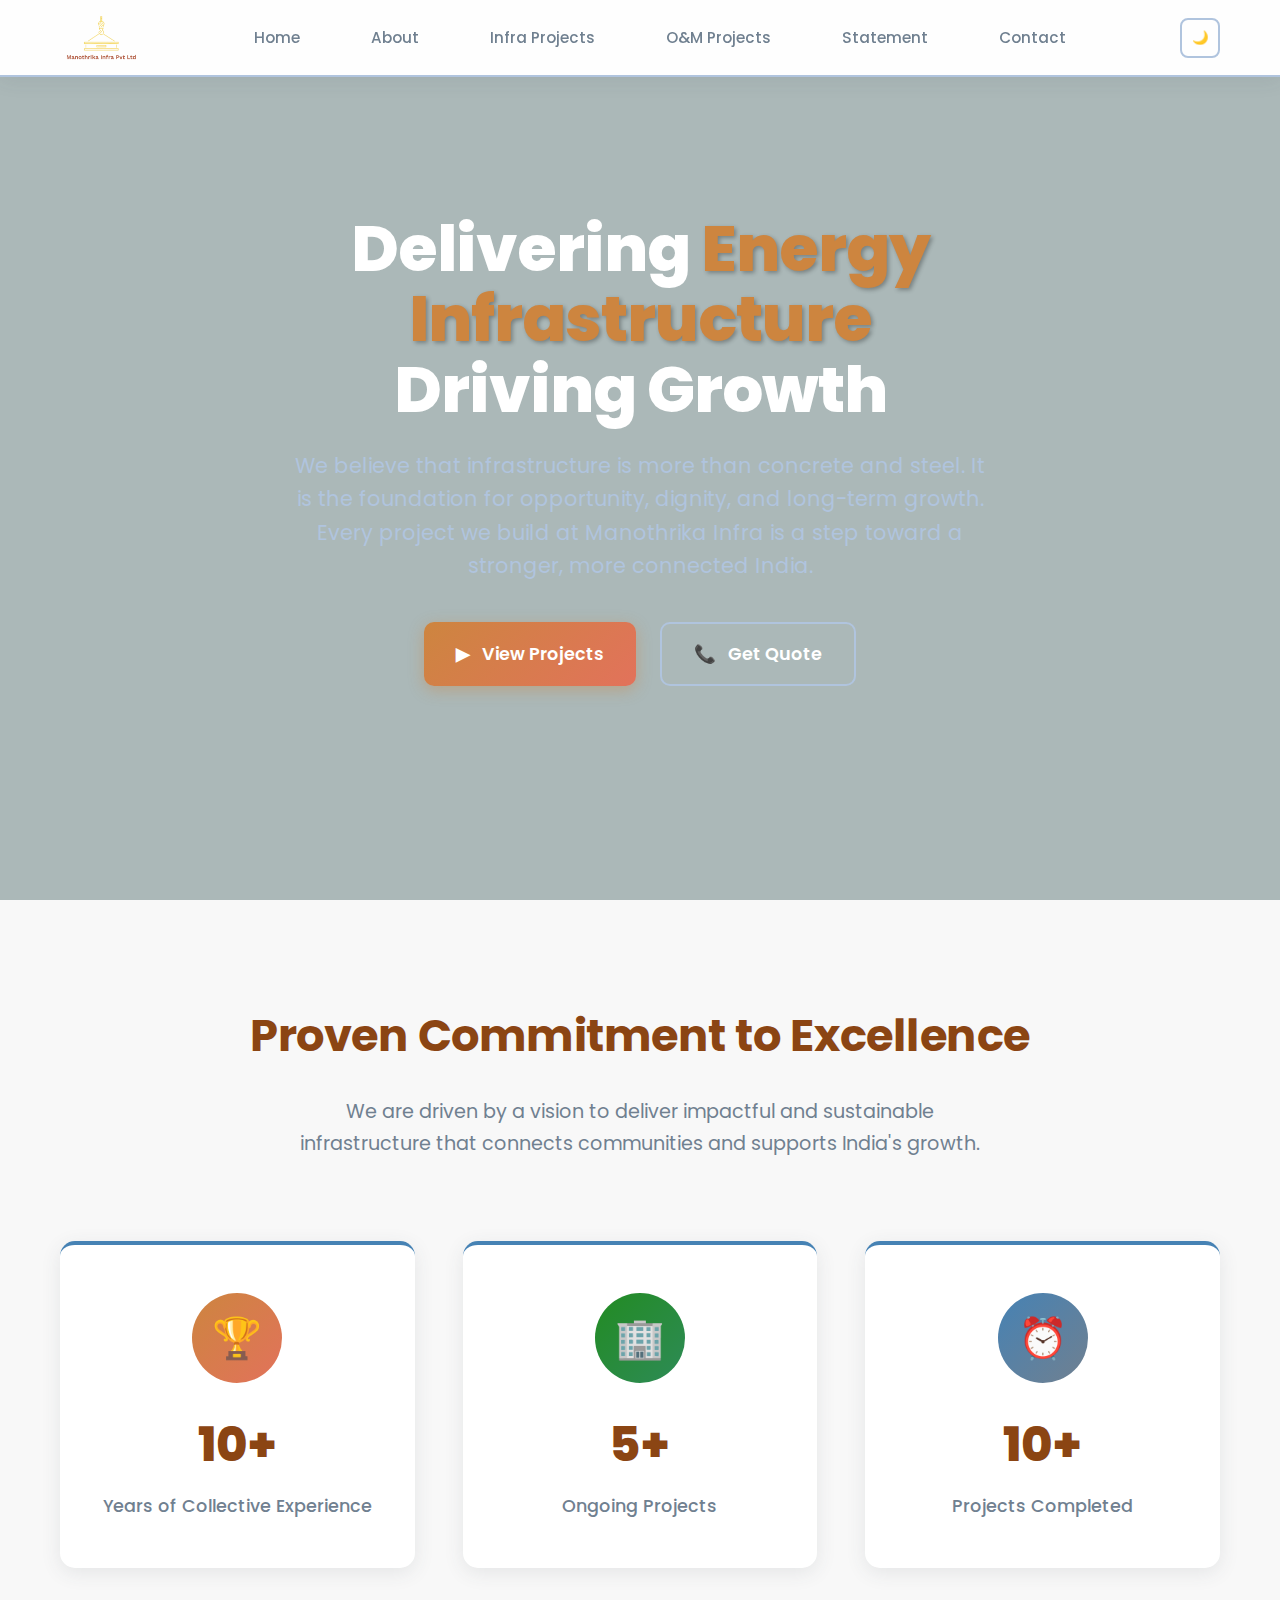
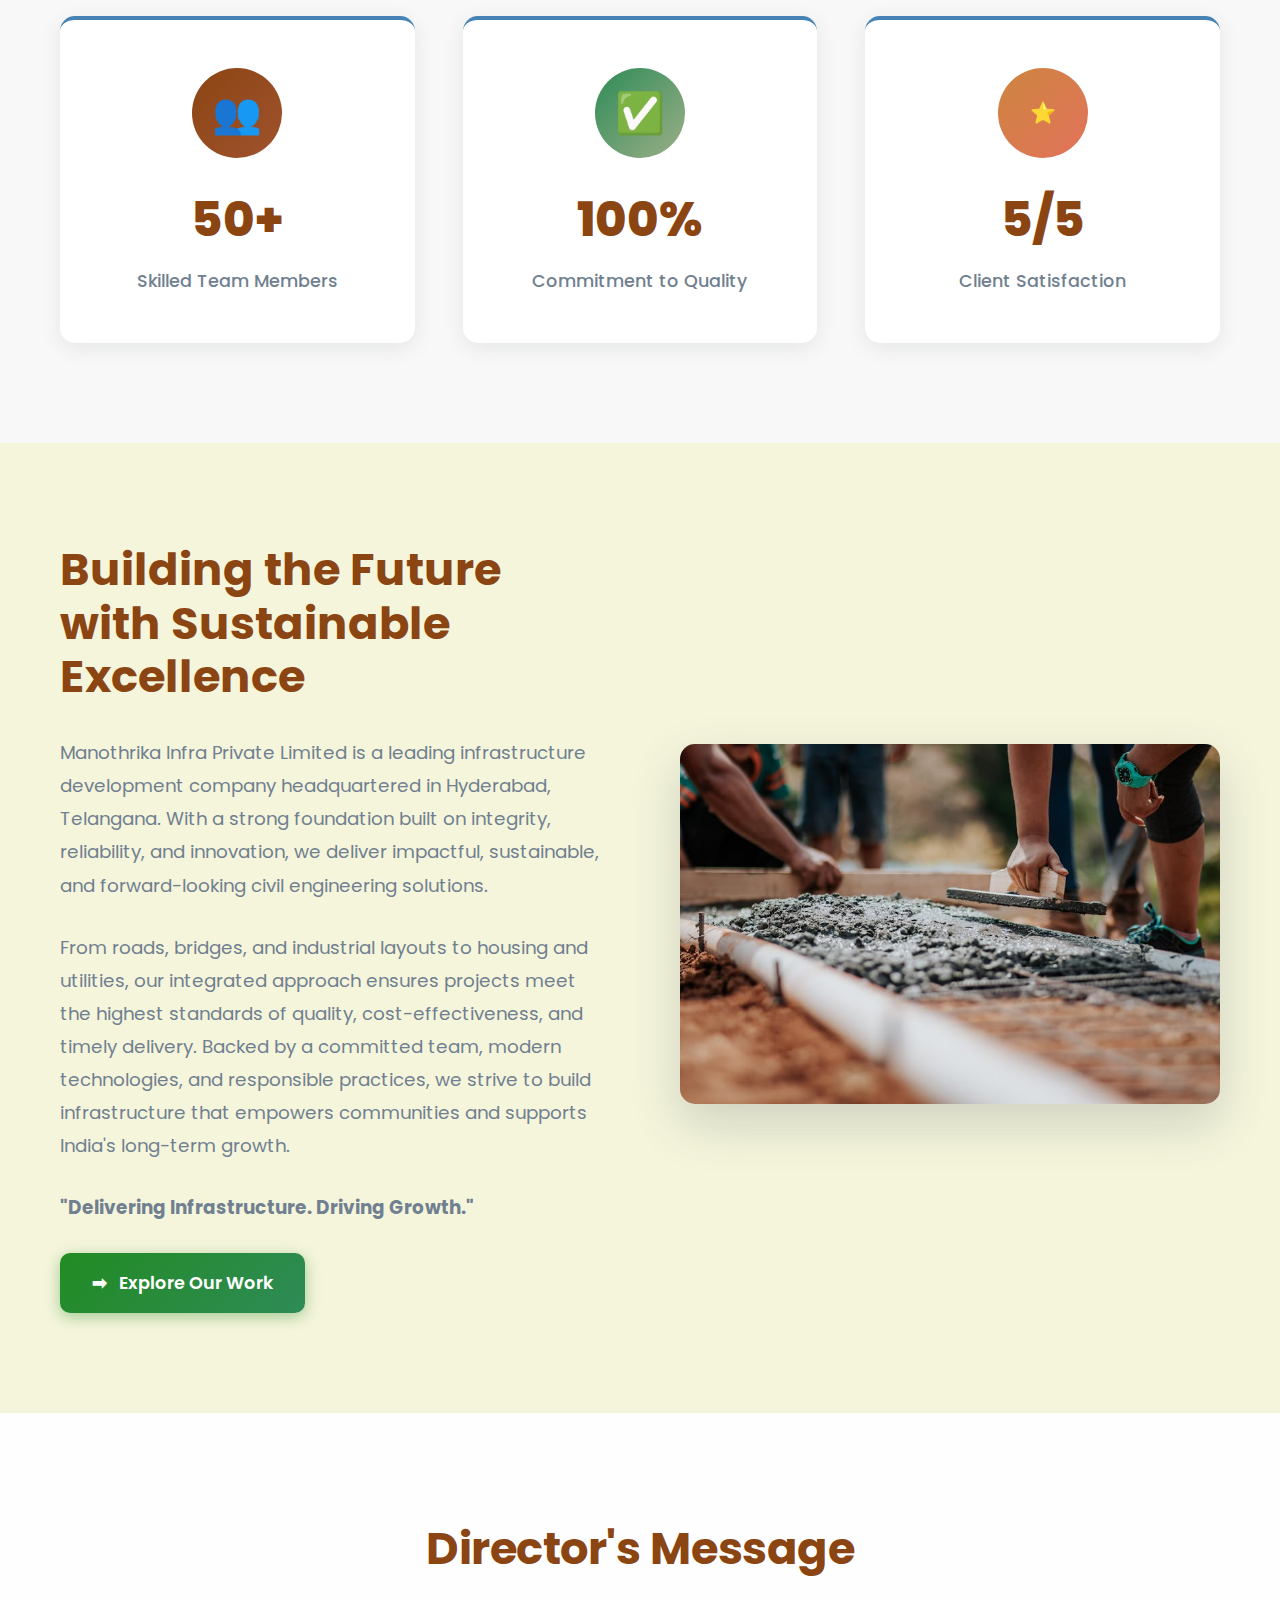
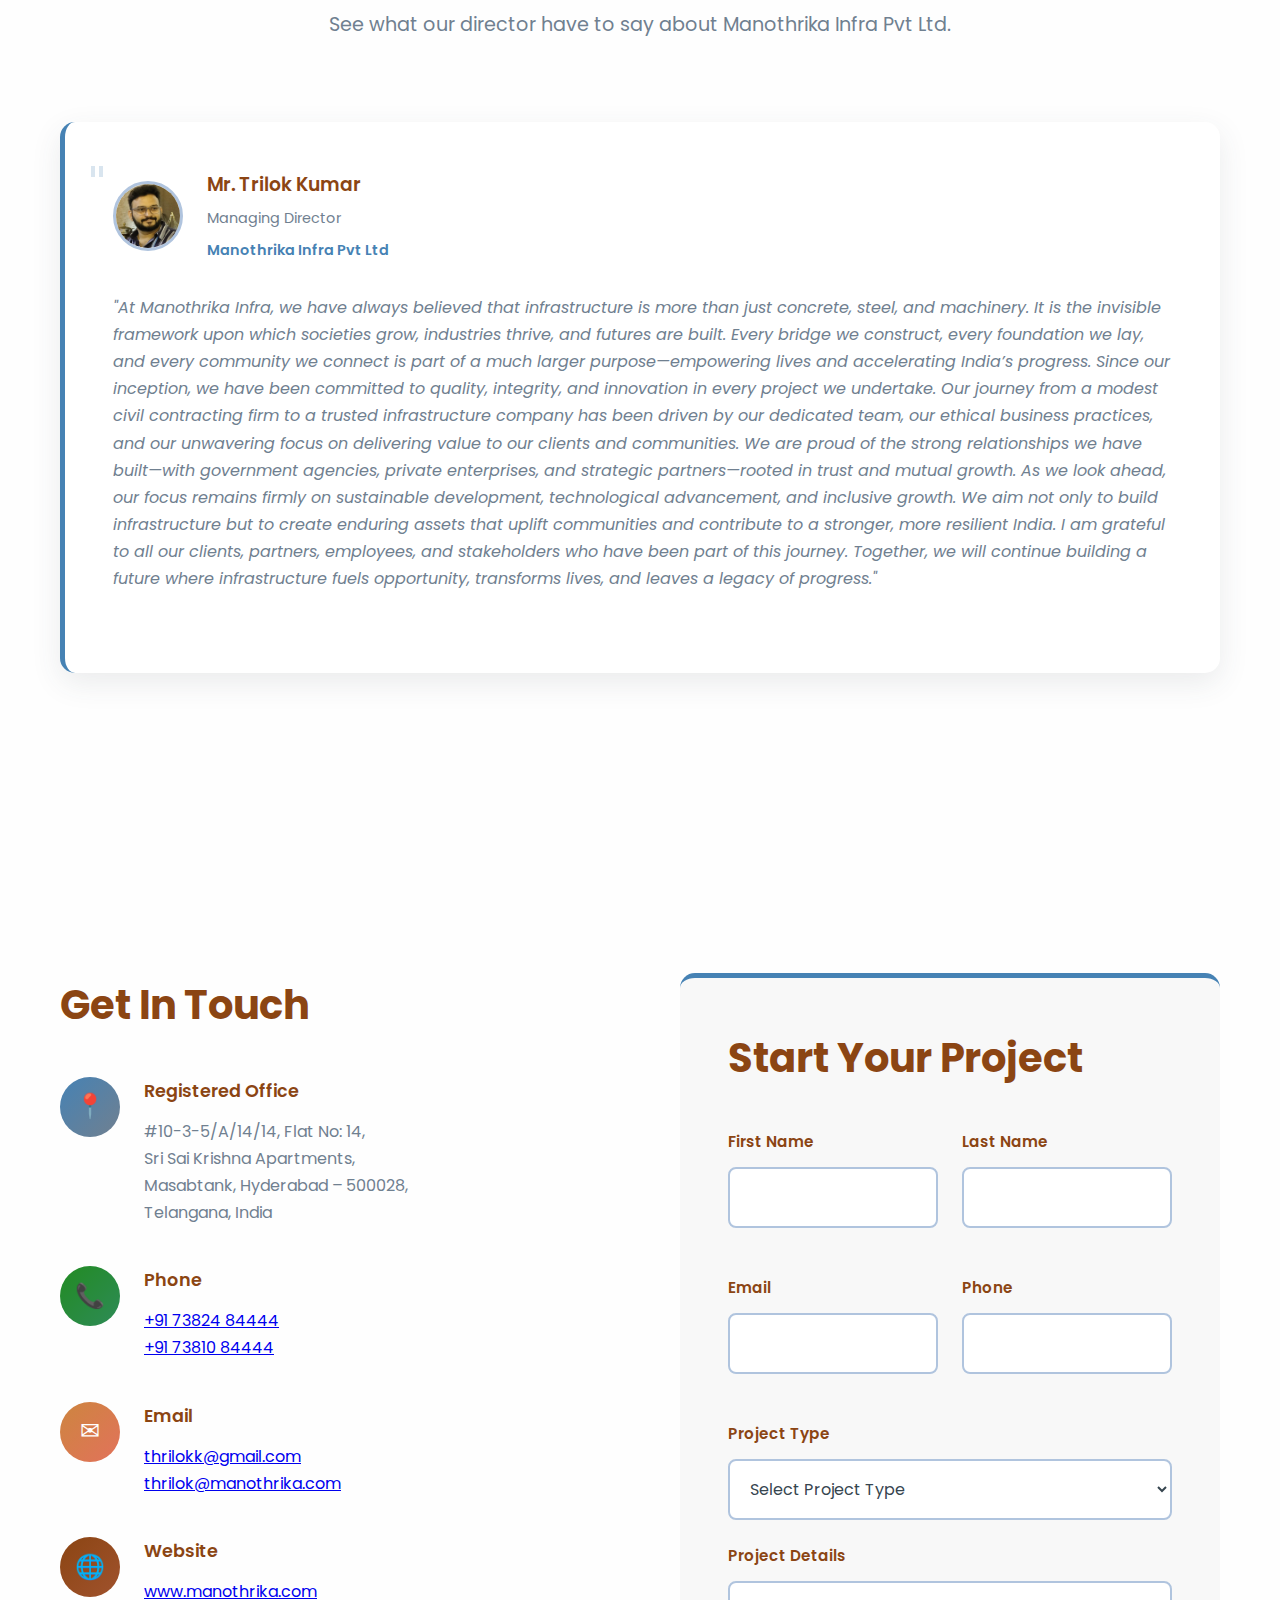
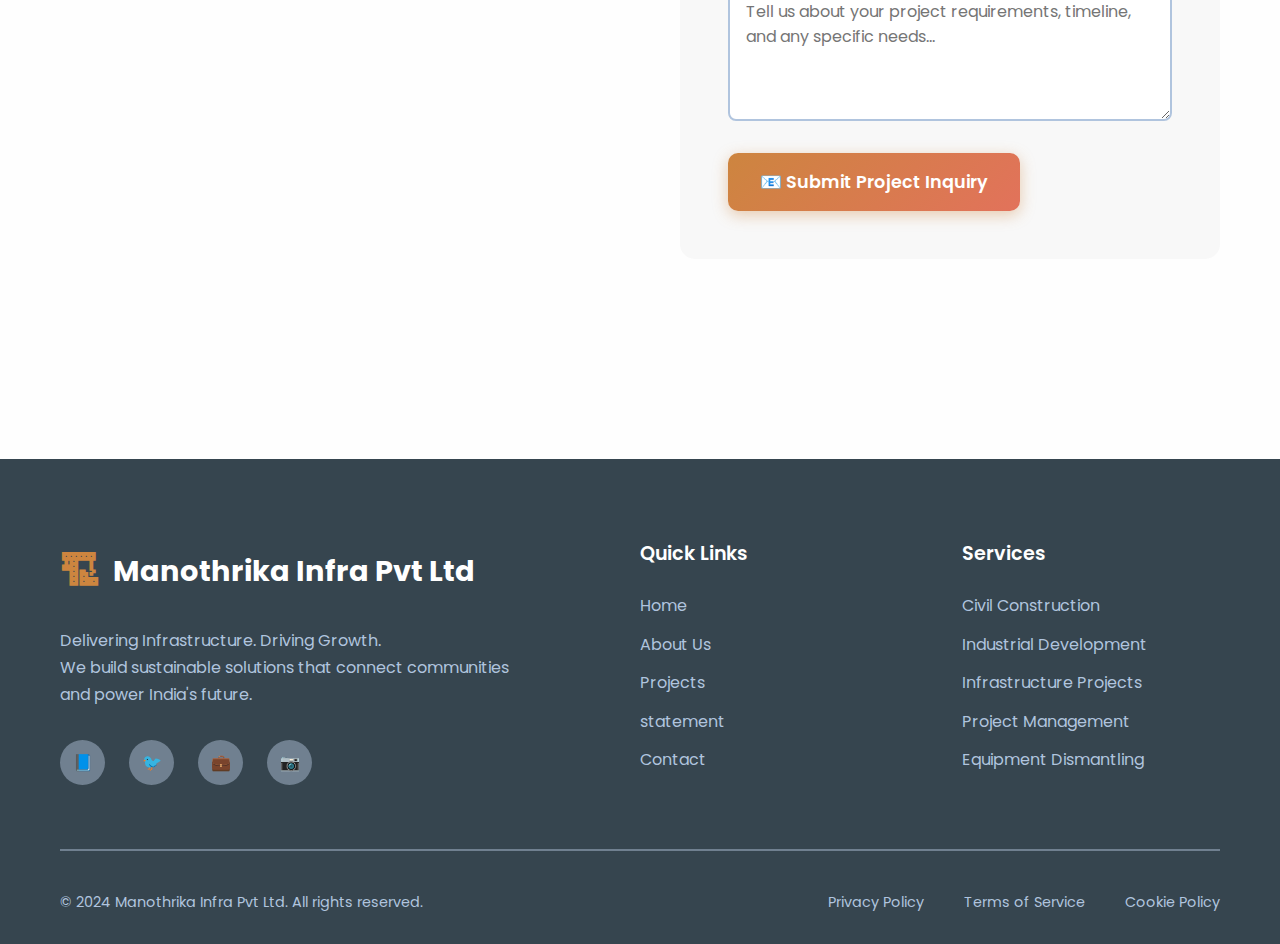
<file: index.html>
<!doctype html>
<html lang="en">
  <head>
    <meta charset="UTF-8" />
    <link rel="icon" type="image/svg+xml" href="/vite.svg" />
    <meta name="viewport" content="width=device-width, initial-scale=1.0" />
    <title>Manothrika Infra Pvt Ltd - Construction & Infrastructure</title>
    <link rel="stylesheet" href="styles.css" />
    <script src="script.js" defer></script>
  </head>
  <body>
    <!-- Navigation -->
    <nav class="navbar">
      <div class="nav-container">
        <!-- <a href="#home" class="nav-brand">
          <div class="nav-logo">🏗️</div>
          <span class="nav-title">Manothrika Infra</span>
        </a> -->
        
        <a href="#home" class="nav-brand">
          <img src="./Resources/Logo1.png" alt="Manothrika Infra Pvt Ltd" class="nav-logo" />
        </a>

        <ul class="nav-menu">
          <li><a href="#home" class="nav-link">Home</a></li>
          <li><a href="#about" class="nav-link">About</a></li>
          <li><a href="infra.html" target="_blank" class="nav-link">Infra Projects</a></li>
          <li><a href="om.html" target="_blank" class="nav-link">O&M Projects</a></li>
          <li><a href="#statement" class="nav-link">Statement</a></li>
          <li><a href="#contact" class="nav-link">Contact</a></li>
        </ul>

        <div class="nav-actions">
          <button class="theme-toggle" aria-label="Toggle theme">
            <span class="theme-icon">🌙</span>
          </button>
          
          <button class="nav-toggle" aria-label="Toggle menu">
            <span class="bar"></span>
            <span class="bar"></span>
            <span class="bar"></span>
          </button>
        </div>
      </div>
    </nav>

    <!-- Hero Section -->
    <section id="home" class="hero">
      <div class="hero-overlay"></div>
      <div class="hero-content">
        <h1 class="hero-title">
          Delivering <span class="hero-highlight">Energy Infrastructure</span><br class="mobile-break"> Driving Growth
        </h1>
        <p class="hero-subtitle">
          We believe that infrastructure is more than concrete and steel. It is the foundation for 
          opportunity, dignity, and long-term growth. Every project we build at Manothrika Infra is 
          a step toward a stronger, more connected India.
        </p>
        <div class="hero-buttons">
          <a href="#projects" class="btn btn-primary">
            <span class="btn-icon">▶</span> View Projects
          </a>
          <a href="#contact" class="btn btn-secondary">
            <span class="btn-icon">📞</span> Get Quote
          </a>
        </div>
      </div>
    </section>

    <!-- Highlights Section -->
    <section class="highlights">
      <div class="container">
        <div class="section-header">
          <h2>Proven Commitment to Excellence</h2>
          <p>We are driven by a vision to deliver impactful and sustainable infrastructure that connects communities and supports India's growth.</p>
        </div>
        <div class="stats-grid">
          <div class="stat-card">
            <div class="stat-icon award">🏆</div>
            <h3 class="stat-number">10+</h3>
            <p>Years of Collective Experience</p>
          </div>
          <div class="stat-card">
            <div class="stat-icon building">🏢</div>
            <h3 class="stat-number">5+</h3>
            <p>Ongoing Projects</p>
          </div>
          <div class="stat-card">
            <div class="stat-icon clock">⏰</div>
            <h3 class="stat-number">10+</h3>
            <p>Projects Completed</p>
          </div>
          <div class="stat-card">
            <div class="stat-icon users">👥</div>
            <h3 class="stat-number">50+</h3>
            <p>Skilled Team Members</p>
          </div>
          <div class="stat-card">
            <div class="stat-icon check">✅</div>
            <h3 class="stat-number">100%</h3>
            <p>Commitment to Quality</p>
          </div>
          <div class="stat-card">
            <div class="stat-icon star">⭐</div>
            <h3 class="stat-number">5/5</h3>
            <p>Client Satisfaction</p>
          </div>
        </div>
      </div>
    </section>

    <!-- Company Introduction -->
    <section id="about" class="company-intro">
      <div class="container">
        <div class="intro-grid">
          <div class="intro-content">
            <h2>Building the Future with Sustainable Excellence</h2>
            <p>
              Manothrika Infra Private Limited is a leading infrastructure development company headquartered in Hyderabad, Telangana. With a strong foundation built on integrity, reliability, and innovation, we deliver impactful, sustainable, and forward-looking civil engineering solutions.
            </p>
            <p>
              From roads, bridges, and industrial layouts to housing and utilities, our integrated approach ensures projects meet the highest standards of quality, cost-effectiveness, and timely delivery. Backed by a committed team, modern technologies, and responsible practices, we strive to build infrastructure that empowers communities and supports India's long-term growth.
            </p>
            <p class="company-motto">
              <strong>"Delivering Infrastructure. Driving Growth."</strong>
            </p>
            <a href="#projects" class="btn btn-success">
              <span class="btn-icon">➡</span> Explore Our Work
            </a>
          </div>
          <div class="intro-image">
            <img 
              src="./resources/intro image.jpeg" 
              alt="Modern construction site with cranes and buildings"
            />
          </div>
        </div>
      </div>
    </section>

    <!-- Projects Section -->
    <!-- <section id="projects" class="projects">
      <div class="project-filters">
        <div class="container">
          <div class="filter-header">
            <h2>Featured Projects</h2>
            <div class="filter-buttons">
              <span class="filter-icon">🔍</span>
              <div class="filter-buttons-wrap">
                <button class="filter-btn active" data-filter="all">All</button>
                <button class="filter-btn" data-filter="infrastructure">Energy Infrastructure Division</button>
                <button class="filter-btn" data-filter="residential">Operation and Maintenance</button>
              </div>
            </div>
          </div>
        </div>
      </div>

      <div class="projects-grid">
        <div class="container">
          <div class="grid">

            <div class="project-card" data-category="infrastructure">
              <div class="project-image">
                <img src="https://images.pexels.com/photos/1108101/pexels-photo-1108101.jpeg?auto=compress&cs=tinysrgb&w=800" alt="Heavy machinery and industrial equipment" />
                <div class="project-status completed">Completed</div>
              </div>
              <div class="project-content">
                <h3>Caterpillar Engine Dismantling</h3>
                <p>Professional dismantling and sale of industrial equipment with environmental compliance.</p>
                <div class="project-details">
                  <div class="project-detail">
                    <span class="icon">📍</span>
                    <span>Konkepudi, Andhra Pradesh</span>
                  </div>
                  <div class="project-detail">
                    <span class="icon">📅</span>
                    <span>2024</span>
                  </div>
                </div>
                <div class="project-progress">
                  <div class="progress-header">
                    <span>Progress</span>
                    <span class="progress-percent">100%</span>
                  </div>
                  <div class="progress-bar">
                    <div class="progress-fill" style="width: 100%"></div>
                  </div>
                </div>
              </div>
            </div>

            <div class="project-card" data-category="infrastructure">
              <div class="project-image">
                <img src="https://images.pexels.com/photos/1117452/pexels-photo-1117452.jpeg?auto=compress&cs=tinysrgb&w=800" alt="Excavation and earthwork operations" />
                <div class="project-status completed">Completed</div>
              </div>
              <div class="project-content">
                <h3>Civil Excavations</h3>
                <p>Comprehensive demolition and excavation of cold storage unit with safety protocols.</p>
                <div class="project-details">
                  <div class="project-detail">
                    <span class="icon">📍</span>
                    <span>Nagapattinam, Tamil Nadu</span>
                  </div>
                  <div class="project-detail">
                    <span class="icon">📅</span>
                    <span>2023</span>
                  </div>
                </div>
                <div class="project-progress">
                  <div class="progress-header">
                    <span>Progress</span>
                    <span class="progress-percent">100%</span>
                  </div>
                  <div class="progress-bar">
                    <div class="progress-fill" style="width: 100%"></div>
                  </div>
                </div>
              </div>
            </div>

            <div class="project-card" data-category="infrastructure">
              <div class="project-image">
                <img src="https://images.pexels.com/photos/162539/architecture-building-amsterdam-blue-sky-162539.jpeg?auto=compress&cs=tinysrgb&w=800" alt="Steel structure construction and erection" />
                <div class="project-status completed">Completed</div>
              </div>
              <div class="project-content">
                <h3>Supply and Erection</h3>
                <p>Complete supply of boiler structure and professional erection services.</p>
                <div class="project-details">
                  <div class="project-detail">
                    <span class="icon">📍</span>
                    <span>Nagapattinam, Tamil Nadu</span>
                  </div>
                  <div class="project-detail">
                    <span class="icon">📅</span>
                    <span>2022</span>
                  </div>
                </div>
                <div class="project-progress">
                  <div class="progress-header">
                    <span>Progress</span>
                    <span class="progress-percent">100%</span>
                  </div>
                  <div class="progress-bar">
                    <div class="progress-fill" style="width: 100%"></div>
                  </div>
                </div>
              </div>
            </div>

            <div class="project-card" data-category="infrastructure">
              <div class="project-image">
                <img src="https://images.pexels.com/photos/1105766/pexels-photo-1105766.jpeg?auto=compress&cs=tinysrgb&w=800" alt="Project management and construction oversight" />
                <div class="project-status completed">Completed</div>
              </div>
              <div class="project-content">
                <h3>EPC Project Management</h3>
                <p>Full-scale Erection, Procurement and Construction (EPC) project management.</p>
                <div class="project-details">
                  <div class="project-detail">
                    <span class="icon">📍</span>
                    <span>Cuttack, Odisha</span>
                  </div>
                  <div class="project-detail">
                    <span class="icon">📅</span>
                    <span>2019</span>
                  </div>
                </div>
                <div class="project-progress">
                  <div class="progress-header">
                    <span>Progress</span>
                    <span class="progress-percent">100%</span>
                  </div>
                  <div class="progress-bar">
                    <div class="progress-fill" style="width: 100%"></div>
                  </div>
                </div>
              </div>
            </div>

            <div class="project-card" data-category="infrastructure">
              <div class="project-image">
                <img src="https://images.pexels.com/photos/1216589/pexels-photo-1216589.jpeg?auto=compress&cs=tinysrgb&w=800" alt="Industrial equipment dismantling" />
                <div class="project-status completed">Completed</div>
              </div>
              <div class="project-content">
                <h3>Wartsila Engine Dismantling</h3>
                <p>Specialized dismantling and sale of high-value industrial equipment.</p>
                <div class="project-details">
                  <div class="project-detail">
                    <span class="icon">📍</span>
                    <span>Konkepudi, Andhra Pradesh</span>
                  </div>
                  <div class="project-detail">
                    <span class="icon">📅</span>
                    <span>2019</span>
                  </div>
                </div>
                <div class="project-progress">
                  <div class="progress-header">
                    <span>Progress</span>
                    <span class="progress-percent">100%</span>
                  </div>
                  <div class="progress-bar">
                    <div class="progress-fill" style="width: 100%"></div>
                  </div>
                </div>
              </div>
            </div>

            <div class="project-card" data-category="residential">
              <div class="project-image">
                <img src="https://images.pexels.com/photos/1105766/pexels-photo-1105766.jpeg?auto=compress&cs=tinysrgb&w=800" alt="Power generation equipment installation" />
                <div class="project-status ongoing">In Progress</div>
              </div>
              <div class="project-content">
                <h3>8 MW Cummins Engine Plant</h3>
                <p>KVK Energy & Infrastructure Private Limited.</p>
                <div class="project-details">
                  <div class="project-detail">
                    <span class="icon">📍</span>
                    <span>Nagapattinam, Tamil Nadu</span>
                  </div>
                  <div class="project-detail">
                    <span class="icon">📅</span>
                    <span>Ongoing</span>
                  </div>
                </div>
                <div class="project-progress">
                  <div class="progress-header">
                    <span>Progress</span>
                    <span class="progress-percent">75%</span>
                  </div>
                  <div class="progress-bar">
                    <div class="progress-fill" style="width: 75%"></div>
                  </div>
                </div>
              </div>
            </div>
            
            <div class="project-card" data-category="residential">
              <div class="project-image">
                <img src="https://images.pexels.com/photos/2219024/pexels-photo-2219024.jpeg?auto=compress&cs=tinysrgb&w=800" alt="Engine erection and commissioning" />
                <div class="project-status ongoing">In Progress</div>
              </div>
              <div class="project-content">
                <h3>8 MW Wartsila Engine Plant</h3>
                <p>MMS Steel and Power Private Limited.</p>
                <div class="project-details">
                  <div class="project-detail">
                    <span class="icon">📍</span>
                    <span>Narimanam, Tamil Nadu</span>
                  </div>
                  <div class="project-detail">
                    <span class="icon">📅</span>
                    <span>Ongoing</span>
                  </div>
                </div>
                <div class="project-progress">
                  <div class="progress-header">
                    <span>Progress</span>
                    <span class="progress-percent">75%</span>
                  </div>
                  <div class="progress-bar">
                    <div class="progress-fill" style="width: 75%"></div>
                  </div>
                </div>
              </div>
            </div>

            <div class="project-card" data-category="residential">
              <div class="project-image">
                <img src="https://images.pexels.com/photos/1216589/pexels-photo-1216589.jpeg?auto=compress&cs=tinysrgb&w=800" alt="Industrial building construction" />
                <div class="project-status ongoing">In Progress</div>
              </div>
              <div class="project-content">
                <h3>Caterpiller Engine</h3>
                <p>RVK Energy Private Limited.</p>
                <div class="project-details">
                  <div class="project-detail">
                    <span class="icon">📍</span>
                    <span>Konkepudi, Andhra Pradesh</span>
                  </div>
                  <div class="project-detail">
                    <span class="icon">📅</span>
                    <span>Ongoing</span>
                  </div>
                </div>
                <div class="project-progress">
                  <div class="progress-header">
                    <span>Progress</span>
                    <span class="progress-percent">60%</span>
                  </div>
                  <div class="progress-bar">
                    <div class="progress-fill" style="width: 60%"></div>
                  </div>
                </div>
              </div>
            </div>
          </div>
        </div>
      </div>
    </section> -->

    <!-- statement Section -->
    <section id="statement" class="statement">
      <div class="statement-grid">
        <div class="container">
          <div class="section-header">
            <h2>Director's Message</h2>
            <p>See what our director have to say about Manothrika Infra Pvt Ltd.</p>
          </div>
          <div class="statement-container">

            <!-- <div class="testimonial-card">
              <div class="testimonial-quote">"</div>
              <div class="testimonial-header">
                <img 
                  src="./resources/Project partner 2.jpg" 
                  alt="Project Partner"
                  class="testimonial-avatar"
                />
                <div class="testimonial-info">
                  <h3>Rajesh Kumar</h3>
                  <p class="testimonial-position">Project Partner</p>
                  <p class="testimonial-company">Industrial Solutions Ltd</p>
                </div>
              </div>
              <div class="testimonial-rating">
                <span class="star">⭐</span><span class="star">⭐</span><span class="star">⭐</span><span class="star">⭐</span><span class="star">⭐</span>
              </div>
              <p class="testimonial-text">"Manothrika Infra demonstrated exceptional professionalism and quality in delivering our project. Their team is reliable and driven by a vision to build sustainable infrastructure that truly makes a difference."</p>
              <div class="testimonial-project">
                <span>Project:</span> Engine Dismantling Project
              </div>
            </div> -->

            <div class="testimonial-card">
              <div class="testimonial-quote">"</div>
              <div class="testimonial-header">
                <img 
                  src="./resources/Mr. Trilok Kumar.jpg" 
                  alt="Mr. Trilok Kumar"
                  class="testimonial-avatar"
                />
                <div class="testimonial-info">
                  <h3>Mr. Trilok Kumar</h3>
                  <p class="testimonial-position">Managing Director</p>
                  <p class="testimonial-company">Manothrika Infra Pvt Ltd</p>
                </div>
              </div>
              <!-- <div class="testimonial-rating">
                <span class="star">⭐</span><span class="star">⭐</span><span class="star">⭐</span><span class="star">⭐</span><span class="star">⭐</span>
              </div> -->
              <p class="testimonial-text">"At Manothrika Infra, we have always believed that infrastructure is more than just concrete, steel, and machinery. It is the invisible framework upon which societies grow, industries thrive, and futures are built. Every bridge we construct, every foundation we lay, and every community we connect is part of a much larger purpose—empowering lives and accelerating India’s progress.

Since our inception, we have been committed to quality, integrity, and innovation in every project we undertake. Our journey from a modest civil contracting firm to a trusted infrastructure company has been driven by our dedicated team, our ethical business practices, and our unwavering focus on delivering value to our clients and communities.

We are proud of the strong relationships we have built—with government agencies, private enterprises, and strategic partners—rooted in trust and mutual growth. As we look ahead, our focus remains firmly on sustainable development, technological advancement, and inclusive growth. We aim not only to build infrastructure but to create enduring assets that uplift communities and contribute to a stronger, more resilient India.

I am grateful to all our clients, partners, employees, and stakeholders who have been part of this journey. Together, we will continue building a future where infrastructure fuels opportunity, transforms lives, and leaves a legacy of progress."</p>
              <!-- <div class="testimonial-project">
                <span>Project:</span> Residential Infrastructure
              </div> -->
            </div>

            <!-- <div class="testimonial-card">
              <div class="testimonial-quote">"</div>
              <div class="testimonial-header">
                <img 
                  src="./Resources/Project partner 1.jpg" 
                  alt="Mr. Trilok Kumar"
                  class="testimonial-avatar"
                />
                <div class="testimonial-info">
                  <h3>Mr. Trilok Kumar</h3>
                  <p class="testimonial-position">Managing Director</p>
                  <p class="testimonial-company">Manothrika Infra Pvt Ltd</p>
                </div>
              </div>
              <div class="testimonial-rating">
                <span class="star">⭐</span><span class="star">⭐</span><span class="star">⭐</span><span class="star">⭐</span><span class="star">⭐</span>
              </div>
              <p class="testimonial-text">"Working with Manothrika was seamless. Their expertise in commercial construction and technology integration is unmatched in the industry."</p>
              <div class="testimonial-project">
                <span>Project:</span> Industrial Building Construction
              </div>
            </div> -->

          </div>
        </div>
      </div>
    </section>

    <!-- Contact Section -->
    <section id="contact" class="contact">
      <div class="contact-content">
        <div class="container">
          <div class="contact-grid">
            <div class="contact-info">
              <h2>Get In Touch</h2>
              <div class="contact-item">
                <div class="contact-icon">📍</div>
                <div class="contact-details">
                  <h3>Registered Office</h3>
                  <p>#10-3-5/A/14/14, Flat No: 14,<br/>
                  Sri Sai Krishna Apartments,<br/>
                  Masabtank, Hyderabad – 500028,<br/>
                  Telangana, India</p>
                </div>
              </div>
              <div class="contact-item">
                <div class="contact-icon">📞</div>
                <div class="contact-details">
                  <h3>Phone</h3>
                  <p><a href="tel:+917382484444">+91 73824 84444</a><br/>
                  <a href="tel:+917381084444">+91 73810 84444</a></p>
                </div>
              </div>
              <div class="contact-item">
                <div class="contact-icon">✉</div>
                <div class="contact-details">
                  <h3>Email</h3>
                  <p><a href="mailto:thrilokk@gmail.com">thrilokk@gmail.com</a><br/>
                  <a href="mailto:thrilok@manothrika.com">thrilok@manothrika.com</a></p>
                </div>
              </div>
              <div class="contact-item">
                <div class="contact-icon">🌐</div>
                <div class="contact-details">
                  <h3>Website</h3>
                  <p><a href="https://www.manothrika.com" target="_blank">www.manothrika.com</a></p>
                </div>
              </div>
            </div>
            
            <div class="contact-form">
              <h2>Start Your Project</h2>
              <form id="contact-form">
                <div class="form-row">
                  <div class="form-group">
                    <label for="firstName">First Name</label>
                    <input type="text" id="firstName" name="firstName" required />
                  </div>
                  <div class="form-group">
                    <label for="lastName">Last Name</label>
                    <input type="text" id="lastName" name="lastName" required />
                  </div>
                </div>
                <div class="form-row">
                  <div class="form-group">
                    <label for="email">Email</label>
                    <input type="email" id="email" name="email" required />
                  </div>
                  <div class="form-group">
                    <label for="phone">Phone</label>
                    <input type="tel" id="phone" name="phone" />
                  </div>
                </div>
                <div class="form-group">
                  <label for="projectType">Project Type</label>
                  <select id="projectType" name="projectType" required>
                    <option value="">Select Project Type</option>
                    <option value="residential">Residential</option>
                    <option value="commercial">Commercial</option>
                    <option value="infrastructure">Infrastructure</option>
                    <option value="renovation">Renovation</option>
                    <option value="dismantling">Equipment Dismantling</option>
                    <option value="epc">EPC Projects</option>
                  </select>
                </div>
                <div class="form-group">
                  <label for="message">Project Details</label>
                  <textarea 
                    id="message" 
                    name="message" 
                    placeholder="Tell us about your project requirements, timeline, and any specific needs..."
                    required
                  ></textarea>
                </div>
                <button type="submit" class="btn btn-primary form-submit">
                  <span class="submit-text">📧 Submit Project Inquiry</span>
                </button>
              </form>
            </div>
          </div>
        </div>
      </div>
    </section>

    <!-- Footer -->
    <footer class="footer">
      <div class="container">
        <div class="footer-content">

          <!-- Brand & Short Intro -->
          <div class="footer-section">
            <div class="footer-brand">
              <span class="icon">🏗</span>
              <span>Manothrika Infra Pvt Ltd</span>
            </div>
            <p>
              Delivering Infrastructure. Driving Growth. <br>
              We build sustainable solutions that connect communities and power India's future.
            </p>
            <div class="social-links">
              <a href="#" aria-label="Facebook">📘</a>
              <a href="#" aria-label="Twitter">🐦</a>
              <a href="#" aria-label="LinkedIn">💼</a>
              <a href="#" aria-label="Instagram">📷</a>
            </div>
          </div>

          <!-- Quick Links -->
          <div class="footer-section">
            <h3>Quick Links</h3>
            <ul>
              <li><a href="#home">Home</a></li>
              <li><a href="#about">About Us</a></li>
              <li><a href="#projects">Projects</a></li>
              <li><a href="#statement">statement</a></li>
              <li><a href="#contact">Contact</a></li>
            </ul>
          </div>

          <!-- Services -->
          <div class="footer-section">
            <h3>Services</h3>
            <ul>
              <li><a href="#">Civil Construction</a></li>
              <li><a href="#">Industrial Development</a></li>
              <li><a href="#">Infrastructure Projects</a></li>
              <li><a href="#">Project Management</a></li>
              <li><a href="#">Equipment Dismantling</a></li>
            </ul>
          </div>

        </div>

        <div class="footer-bottom">
          <div class="footer-bottom-content">
            <p>&copy; 2024 Manothrika Infra Pvt Ltd. All rights reserved.</p>
            <div class="footer-links">
              <a href="#">Privacy Policy</a>
              <a href="#">Terms of Service</a>
              <a href="#">Cookie Policy</a>
            </div>
          </div>
        </div>
      </div>
    </footer>
  </body>

</html>
</file>
<file: styles.css>
/* Import Google Fonts */
      @import url('https://fonts.googleapis.com/css2?family=Poppins:wght@300;400;500;600;700;800&display=swap');

      /* Reset and Base Styles */
      
* {
          margin: 0;
          padding: 0;
          box-sizing: border-box;
      }

      :root {
          /* Light Theme Colors */
          --primary-brown: #8B4513;
          --warm-brown: #A0522D;
          --light-brown: #D2B48C;
          --cream: #F5F5DC;
          --steel-grey: #708090;
          --dark-steel: #2F4F4F;
          --light-steel: #B0C4DE;
          --infrastructure-blue: #4682B4;
          --sustainability-green: #228B22;
          --forest-green: #2E8B57;
          --sage-green: #9CAF88;
          --earth-orange: #CD853F;
          --terracotta: #E2725B;
          --charcoal: #36454F;
          --warm-white: #FEFEFE;
          --soft-grey: #F8F8F8;
          
          /* Theme Variables */
          --bg-primary: var(--warm-white);
          --bg-secondary: var(--soft-grey);
          --bg-tertiary: var(--cream);
          --text-primary: var(--charcoal);
          --text-secondary: var(--steel-grey);
          --border-color: var(--light-steel);
          --card-bg: white;
          --nav-bg: var(--warm-white);
      }

      [data-theme="dark"] {
          /* Dark Theme Colors */
          --bg-primary: #0f0f0f;
          --bg-secondary: #1a1a1a;
          --bg-tertiary: #262626;
          --text-primary: #f5f5f5;
          --text-secondary: #b3b3b3;
          --border-color: #404040;
          --card-bg: #1f1f1f;
          --nav-bg: rgba(15, 15, 15, 0.95);
          --charcoal: #f5f5f5;
          --steel-grey: #b3b3b3;
          --primary-brown: #D2B48C;
          --warm-white: #0f0f0f;
          --soft-grey: #1a1a1a;
          --cream: #262626;
      }

      body {
          font-family: 'Poppins', sans-serif;
          line-height: 1.6;
          color: var(--text-primary);
          overflow-x: hidden;
          background-color: var(--bg-primary);
          transition: background-color 0.3s ease, color 0.3s ease;
      }

      .container {
          max-width: 1200px;
          margin: 0 auto;
          padding: 0 20px;
      }

      /* Navigation */
      .navbar {
          background: var(--nav-bg);
          box-shadow: 0 2px 20px rgba(54, 69, 79, 0.1);
          position: fixed;
          top: 0;
          width: 100%;
          z-index: 1000;
          transition: all 0.3s ease;
          border-bottom: 2px solid var(--border-color);
      }

      [data-theme="dark"] .navbar {
          box-shadow: 0 2px 20px rgba(0, 0, 0, 0.3);
      }

      .navbar.scrolled {
          background: var(--nav-bg);
          backdrop-filter: blur(10px);
      }

      .nav-container {
          max-width: 1200px;
          margin: 0 auto;
          padding: 0 20px;
          display: flex;
          justify-content: space-between;
          align-items: center;
          height: 75px;
      }

      .nav-brand {
          display: flex;
          align-items: center;
          gap: 12px;
          text-decoration: none;
          color: var(--primary-brown);
      }

      .nav-logo {
          width: 80px;
          height: 70px;
          object-fit: contain;
      }

      .nav-title {
          font-size: 1.6rem;
          font-weight: 700;
          color: var(--primary-brown);
          letter-spacing: -0.5px;
      }

      .nav-menu {
          display: flex;
          gap: 35px;
          list-style: none;
      }

      .nav-link {
          text-decoration: none;
          color: var(--text-secondary);
          font-weight: 500;
          padding: 12px 18px;
          border-radius: 8px;
          transition: all 0.3s ease;
          font-size: 0.95rem;
      }

      .nav-link:hover,
      .nav-link.active {
          background: linear-gradient(135deg, var(--infrastructure-blue), var(--sustainability-green));
          color: white;
          transform: translateY(-1px);
          box-shadow: 0 4px 12px rgba(70, 130, 180, 0.3);
      }

      .nav-actions {
          display: flex;
          align-items: center;
          gap: 1rem;
      }

      .theme-toggle {
          background: none;
          border: 2px solid var(--border-color);
          border-radius: 8px;
          padding: 8px;
          color: var(--text-secondary);
          cursor: pointer;
          transition: all 0.3s ease;
          display: flex;
          align-items: center;
          justify-content: center;
          width: 40px;
          height: 40px;
      }

      .theme-toggle:hover {
          background: var(--bg-secondary);
          color: var(--text-primary);
          border-color: var(--infrastructure-blue);
      }

      .nav-toggle {
          display: none;
          flex-direction: column;
          cursor: pointer;
          background: none;
          border: none;
          color: var(--text-secondary);
      }

      .bar {
          width: 25px;
          height: 3px;
          background: var(--text-secondary);
          margin: 3px 0;
          transition: 0.3s;
          border-radius: 2px;
      }

      /* Hero Section */
      .hero {
          min-height: 100vh;
          background: linear-gradient(135deg, var(--dark-steel) 0%, var(--steel-grey) 50%, var(--infrastructure-blue) 100%);
          background-image: url('https://images.pexels.com/photos/416405/pexels-photo-416405.jpeg?auto=compress&cs=tinysrgb&w=1920&h=1080&fit=crop');
          background-size: cover;
          background-position: center;
          background-blend-mode: overlay;
          display: flex;
          align-items: center;
          justify-content: center;
          text-align: center;
          color: white;
          position: relative;
      }

      .hero-overlay {
          position: absolute;
          top: 0;
          left: 0;
          right: 0;
          bottom: 0;
          background: rgba(47, 79, 79, 0.4);
      }

      [data-theme="dark"] .hero-overlay {
          background: rgba(0, 0, 0, 0.6);
      }

      .hero-content {
          position: relative;
          z-index: 2;
          max-width: 900px;
          padding: 0 20px;
      }

      .hero-title {
          font-size: 4rem;
          font-weight: 800;
          margin-bottom: 1.5rem;
          line-height: 1.1;
          letter-spacing: -1px;
      }

      .hero-highlight {
          color: var(--earth-orange);
          text-shadow: 2px 2px 4px rgba(0,0,0,0.3);
      }

      .hero-subtitle {
          font-size: 1.3rem;
          margin-bottom: 2.5rem;
          color: var(--light-steel);
          max-width: 700px;
          margin-left: auto;
          margin-right: auto;
          font-weight: 400;
          line-height: 1.6;
      }

      .hero-buttons {
          display: flex;
          gap: 1.5rem;
          justify-content: center;
          flex-wrap: wrap;
      }

      /* Buttons */
      .btn {
          display: inline-flex;
          align-items: center;
          gap: 12px;
          padding: 16px 32px;
          border-radius: 10px;
          text-decoration: none;
          font-weight: 600;
          font-size: 1.1rem;
          transition: all 0.3s ease;
          border: none;
          cursor: pointer;
          font-family: 'Poppins', sans-serif;
      }

      .btn-primary {
          background: linear-gradient(135deg, var(--earth-orange), var(--terracotta));
          color: white;
          box-shadow: 0 4px 15px rgba(205, 133, 63, 0.4);
      }

      .btn-primary:hover {
          background: linear-gradient(135deg, var(--terracotta), var(--warm-brown));
          transform: translateY(-3px);
          box-shadow: 0 8px 25px rgba(205, 133, 63, 0.5);
      }

      .btn-secondary {
          background: transparent;
          color: white;
          border: 2px solid var(--light-steel);
      }

      .btn-secondary:hover {
          background: var(--light-steel);
          color: var(--dark-steel);
          border-color: var(--light-steel);
      }

      .btn-success {
          background: linear-gradient(135deg, var(--sustainability-green), var(--forest-green));
          color: white;
          box-shadow: 0 4px 15px rgba(34, 139, 34, 0.4);
      }

      .btn-success:hover {
          background: linear-gradient(135deg, var(--forest-green), var(--sustainability-green));
          transform: translateY(-2px);
          box-shadow: 0 6px 20px rgba(34, 139, 34, 0.5);
      }

      /* Section Styles */
      section {
          padding: 100px 0;
      }

      .section-header {
          text-align: center;
          margin-bottom: 5rem;
      }

      .section-header h2 {
          font-size: 2.8rem;
          margin-bottom: 1.5rem;
          color: var(--primary-brown);
          font-weight: 700;
          letter-spacing: -0.5px;
      }

      .section-header p {
          font-size: 1.2rem;
          color: var(--text-secondary);
          max-width: 700px;
          margin: 0 auto;
          line-height: 1.7;
      }

      /* Highlights Section */
      .highlights {
          background: var(--bg-secondary);
          padding: 100px 0;
      }

      .stats-grid {
          display: grid;
          grid-template-columns: repeat(auto-fit, minmax(280px, 1fr));
          gap: 3rem;
          margin-top: 4rem;
      }

      .stat-card {
          text-align: center;
          padding: 3rem 2rem;
          border-radius: 15px;
          transition: all 0.4s ease;
          background: var(--card-bg);
          box-shadow: 0 5px 20px rgba(54, 69, 79, 0.1);
          border-top: 4px solid var(--infrastructure-blue);
      }

      [data-theme="dark"] .stat-card {
          box-shadow: 0 5px 20px rgba(0, 0, 0, 0.3);
      }

      .stat-card:hover {
          transform: translateY(-8px);
          box-shadow: 0 15px 40px rgba(54, 69, 79, 0.15);
      }

      [data-theme="dark"] .stat-card:hover {
          box-shadow: 0 15px 40px rgba(0, 0, 0, 0.4);
      }

      .stat-icon {
          width: 90px;
          height: 90px;
          border-radius: 50%;
          display: flex;
          align-items: center;
          justify-content: center;
          margin: 0 auto 1.5rem;
          transition: all 0.4s ease;
          font-size: 2.5rem;
      }

      .stat-icon.award {
          background: linear-gradient(135deg, var(--earth-orange), var(--terracotta));
          color: white;
      }

      .stat-icon.building {
          background: linear-gradient(135deg, var(--sustainability-green), var(--forest-green));
          color: white;
      }

      .stat-icon.clock {
          background: linear-gradient(135deg, var(--infrastructure-blue), var(--steel-grey));
          color: white;
      }

      .stat-icon.users {
          background: linear-gradient(135deg, var(--primary-brown), var(--warm-brown));
          color: white;
      }

      .stat-icon.check {
          background: linear-gradient(135deg, var(--forest-green), var(--sage-green));
          color: white;
      }

      .stat-icon.star {
          background: linear-gradient(135deg, var(--earth-orange), var(--terracotta));
          color: white;
      }

      .stat-card:hover .stat-icon {
          transform: scale(1.1) rotate(5deg);
      }

      .stat-card h3 {
          font-size: 3rem;
          font-weight: 800;
          margin-bottom: 0.5rem;
          color: var(--primary-brown);
      }

      .stat-card p {
          color: var(--text-secondary);
          font-weight: 500;
          font-size: 1.1rem;
      }

      /* Company Introduction */
      .company-intro {
          background: var(--bg-tertiary);
          padding: 100px 0;
      }

      .intro-grid {
          display: grid;
          grid-template-columns: 1fr 1fr;
          gap: 5rem;
          align-items: center;
      }

      .intro-content h2 {
          font-size: 2.8rem;
          margin-bottom: 2rem;
          color: var(--primary-brown);
          font-weight: 700;
          line-height: 1.2;
      }

      .intro-content p {
          font-size: 1.15rem;
          color: var(--text-secondary);
          margin-bottom: 1.8rem;
          line-height: 1.8;
      }

      .intro-image {
          position: relative;
      }

      .intro-image img {
          width: 100%;
          border-radius: 15px;
          box-shadow: 0 20px 50px rgba(54, 69, 79, 0.2);
      }

      [data-theme="dark"] .intro-image img {
          box-shadow: 0 20px 50px rgba(0, 0, 0, 0.4);
      }

      .image-badge {
          position: absolute;
          bottom: -25px;
          right: -25px;
          background: linear-gradient(135deg, var(--earth-orange), var(--terracotta));
          color: white;
          padding: 2rem;
          border-radius: 15px;
          box-shadow: 0 10px 30px rgba(205, 133, 63, 0.4);
          text-align: center;
      }

      .image-badge p {
          font-size: 0.9rem;
          font-weight: 600;
          margin-bottom: 0.5rem;
          opacity: 0.9;
      }

      .image-badge h3 {
          font-size: 1.8rem;
          font-weight: 800;
      }

      /* Projects Section */
      .projects {
          background: var(--bg-primary);
      }

      .project-filters {
          padding: 50px 0;
          background: var(--bg-secondary);
      }

      .filter-header {
          display: flex;
          justify-content: space-between;
          align-items: center;
          flex-wrap: wrap;
          gap: 1.5rem;
      }

      .filter-header h2 {
          font-size: 1.8rem;
          color: var(--primary-brown);
          font-weight: 600;
      }

      .filter-buttons {
          display: flex;
          align-items: center;
          gap: 1.5rem;
      }

      .filter-icon {
          color: var(--text-secondary);
          font-size: 1.2rem;
      }

      .filter-btn {
          padding: 12px 24px;
          border: none;
          border-radius: 8px;
          background: var(--card-bg);
          color: var(--text-secondary);
          font-weight: 500;
          cursor: pointer;
          transition: all 0.3s ease;
          font-family: 'Poppins', sans-serif;
          border: 2px solid transparent;
      }

      .filter-btn.active,
      .filter-btn:hover {
          background: linear-gradient(135deg, var(--infrastructure-blue), var(--sustainability-green));
          color: white;
          border-color: var(--infrastructure-blue);
          transform: translateY(-1px);
      }

      .projects-grid {
          padding: 80px 0;
          background: var(--bg-secondary);
      }

      .grid {
          display: grid;
          grid-template-columns: repeat(auto-fit, minmax(380px, 1fr));
          gap: 3rem;
      }

      .project-card {
          background: var(--card-bg);
          border-radius: 15px;
          overflow: hidden;
          box-shadow: 0 10px 30px rgba(54, 69, 79, 0.1);
          transition: all 0.4s ease;
          border-top: 4px solid var(--infrastructure-blue);
      }

      [data-theme="dark"] .project-card {
          box-shadow: 0 10px 30px rgba(0, 0, 0, 0.3);
      }

      .project-card:hover {
          transform: translateY(-8px);
          box-shadow: 0 20px 50px rgba(54, 69, 79, 0.2);
      }

      [data-theme="dark"] .project-card:hover {
          box-shadow: 0 20px 50px rgba(0, 0, 0, 0.4);
      }

      .project-card.hidden {
          display: none;
      }

      .project-image {
          position: relative;
          height: 220px;
          overflow: hidden;
      }

      .project-image img {
          width: 100%;
          height: 100%;
          object-fit: cover;
          transition: transform 0.4s ease;
      }

      .project-card:hover .project-image img {
          transform: scale(1.05);
      }

      .project-status {
          position: absolute;
          top: 1rem;
          right: 1rem;
          padding: 0.6rem 1.2rem;
          border-radius: 25px;
          font-size: 0.85rem;
          font-weight: 600;
          backdrop-filter: blur(10px);
      }

      .project-status.ongoing {
          background: linear-gradient(135deg, var(--earth-orange), var(--terracotta));
          color: white;
      }

      .project-status.completed {
          background: linear-gradient(135deg, var(--sustainability-green), var(--forest-green));
          color: white;
      }

      .project-content {
          padding: 2rem;
      }

      .project-content h3 {
          font-size: 1.4rem;
          margin-bottom: 1rem;
          color: var(--primary-brown);
          font-weight: 600;
      }

      .project-content p {
          color: var(--text-secondary);
          margin-bottom: 1.5rem;
          line-height: 1.7;
      }

      .project-details {
          margin-bottom: 1.5rem;
      }

      .project-detail {
          display: flex;
          align-items: center;
          gap: 0.8rem;
          margin-bottom: 0.8rem;
          font-size: 0.9rem;
          color: var(--text-secondary);
      }

      .project-detail .icon {
          color: var(--infrastructure-blue);
          font-size: 1rem;
      }

      .project-progress {
          margin-top: 1.5rem;
      }

      .progress-header {
          display: flex;
          justify-content: space-between;
          align-items: center;
          margin-bottom: 0.8rem;
      }

      .progress-header span {
          font-size: 0.9rem;
          font-weight: 600;
      }

      .progress-header .progress-percent {
          color: var(--infrastructure-blue);
      }

      .progress-bar {
          width: 100%;
          height: 10px;
          background: var(--border-color);
          border-radius: 5px;
          overflow: hidden;
      }

      .progress-fill {
          height: 100%;
          background: linear-gradient(135deg, var(--infrastructure-blue), var(--sustainability-green));
          border-radius: 5px;
          transition: width 0.6s ease;
      }

      /* Testimonials Section */
      .testimonials {
          background: var(--bg-primary);
      }

      .testimonials-grid {
          padding: 100px 0;
          background: var(--bg-tertiary);
      }

      .testimonials-container {
          display: grid;
          grid-template-columns: repeat(auto-fit, minmax(380px, 1fr));
          gap: 3rem;
      }

      .testimonial-card {
          background: var(--card-bg);
          padding: 3rem;
          border-radius: 15px;
          box-shadow: 0 10px 30px rgba(54, 69, 79, 0.1);
          position: relative;
          transition: all 0.4s ease;
          border-left: 5px solid var(--infrastructure-blue);
      }

      [data-theme="dark"] .testimonial-card {
          box-shadow: 0 10px 30px rgba(0, 0, 0, 0.3);
      }

      .testimonial-card:hover {
          transform: translateY(-8px);
          box-shadow: 0 20px 50px rgba(54, 69, 79, 0.2);
      }

      [data-theme="dark"] .testimonial-card:hover {
          box-shadow: 0 20px 50px rgba(0, 0, 0, 0.4);
      }

      .testimonial-quote {
          position: absolute;
          top: 1.5rem;
          left: 1.5rem;
          font-size: 3.5rem;
          color: var(--infrastructure-blue);
          opacity: 0.2;
      }

      .testimonial-header {
          display: flex;
          align-items: center;
          gap: 1.5rem;
          margin-bottom: 2rem;
      }

      .testimonial-avatar {
          width: 70px;
          height: 70px;
          border-radius: 50%;
          object-fit: cover;
          border: 3px solid var(--border-color);
      }

      .testimonial-info h3 {
          font-weight: 600;
          color: var(--primary-brown);
          margin-bottom: 0.5rem;
      }

      .testimonial-position {
          font-size: 0.9rem;
          color: var(--text-secondary);
          margin-bottom: 0.5rem;
      }

      .testimonial-company {
          font-size: 0.9rem;
          color: var(--infrastructure-blue);
          font-weight: 600;
      }

      .testimonial-rating {
          display: flex;
          gap: 0.3rem;
          margin-bottom: 1.5rem;
      }

      .star {
          color: var(--earth-orange);
          font-size: 1.3rem;
      }

      .testimonial-text {
          color: var(--text-secondary);
          line-height: 1.7;
          margin-bottom: 2rem;
          font-style: italic;
      }

      .testimonial-project {
          border-top: 2px solid var(--bg-secondary);
          padding-top: 1.5rem;
          font-size: 0.9rem;
          color: var(--text-secondary);
      }

      .testimonial-project span {
          font-weight: 600;
          color: var(--primary-brown);
      }

      /* Contact Section */
      .contact {
          background: var(--bg-primary);
      }

      .contact-content {
          padding: 100px 0;
          background: var(--bg-primary);
      }

      .contact-grid {
          display: grid;
          grid-template-columns: 1fr 1fr;
          gap: 5rem;
      }

      .contact-info h2 {
          font-size: 2.5rem;
          margin-bottom: 2.5rem;
          color: var(--primary-brown);
          font-weight: 700;
      }

      .contact-item {
          display: flex;
          gap: 1.5rem;
          margin-bottom: 2.5rem;
      }

      .contact-icon {
          width: 60px;
          height: 60px;
          border-radius: 50%;
          display: flex;
          align-items: center;
          justify-content: center;
          flex-shrink: 0;
          font-size: 1.5rem;
      }

      .contact-item:nth-child(2) .contact-icon {
          background: linear-gradient(135deg, var(--infrastructure-blue), var(--steel-grey));
          color: white;
      }

      .contact-item:nth-child(3) .contact-icon {
          background: linear-gradient(135deg, var(--sustainability-green), var(--forest-green));
          color: white;
      }

      .contact-item:nth-child(4) .contact-icon {
          background: linear-gradient(135deg, var(--earth-orange), var(--terracotta));
          color: white;
      }

      .contact-item:nth-child(5) .contact-icon {
          background: linear-gradient(135deg, var(--primary-brown), var(--warm-brown));
          color: white;
      }

      .contact-details h3 {
          font-weight: 600;
          color: var(--primary-brown);
          margin-bottom: 0.8rem;
          font-size: 1.1rem;
      }

      .contact-details p {
          color: var(--text-secondary);
          line-height: 1.7;
      }

      .contact-form {
          background: var(--bg-secondary);
          padding: 3rem;
          border-radius: 15px;
          border-top: 5px solid var(--infrastructure-blue);
      }

      .contact-form h2 {
          font-size: 2.5rem;
          margin-bottom: 2.5rem;
          color: var(--primary-brown);
          font-weight: 700;
      }

      .form-row {
          display: grid;
          grid-template-columns: 1fr 1fr;
          gap: 1.5rem;
          margin-bottom: 1.5rem;
      }

      .form-group {
          margin-bottom: 1.5rem;
      }

      .form-group label {
          display: block;
          font-weight: 600;
          color: var(--primary-brown);
          margin-bottom: 0.8rem;
          font-size: 0.95rem;
      }

      .form-group input,
      .form-group select,
      .form-group textarea {
          width: 100%;
          padding: 1rem;
          border: 2px solid var(--border-color);
          border-radius: 8px;
          font-size: 1rem;
          transition: all 0.3s ease;
          font-family: 'Poppins', sans-serif;
          background: var(--card-bg);
          color: var(--text-primary);
      }

      .form-group input:focus,
      .form-group select:focus,
      .form-group textarea:focus {
          outline: none;
          border-color: var(--infrastructure-blue);
          box-shadow: 0 0 0 3px rgba(70, 130, 180, 0.1);
      }

      .form-group textarea {
          resize: vertical;
          min-height: 140px;
      }

      /* Spinner */
      .spinner {
          width: 20px;
          height: 20px;
          border: 2px solid transparent;
          border-top: 2px solid currentColor;
          border-radius: 50%;
          animation: spin 1s linear infinite;
      }

      @keyframes spin {
          0% { transform: rotate(0deg); }
          100% { transform: rotate(360deg); }
      }

      /* Footer */
      .footer {
          background: var(--charcoal);
          color: white;
          padding: 80px 0 30px;
      }

      [data-theme="dark"] .footer {
          background: #000;
      }

      .footer-content {
          display: grid;
          grid-template-columns: 2fr 1fr 1fr;
          gap: 4rem;
          margin-bottom: 4rem;
      }

      .footer-section h3 {
          font-size: 1.2rem;
          margin-bottom: 1.5rem;
          color: white;
          font-weight: 600;
      }

      .footer-brand {
          display: flex;
          align-items: center;
          gap: 0.8rem;
          margin-bottom: 1.5rem;
          font-size: 1.8rem;
          font-weight: 700;
      }

      .footer-brand .icon {
          color: var(--earth-orange);
          font-size: 2.5rem;
      }

      .footer-section p {
          color: var(--light-steel);
          line-height: 1.7;
          margin-bottom: 2rem;
          max-width: 450px;
      }

      .social-links {
          display: flex;
          gap: 1.5rem;
      }

      .social-links a {
          width: 45px;
          height: 45px;
          background: var(--steel-grey);
          border-radius: 50%;
          display: flex;
          align-items: center;
          justify-content: center;
          color: white;
          transition: all 0.3s ease;
          text-decoration: none;
      }

      .social-links a:hover {
          background: linear-gradient(135deg, var(--earth-orange), var(--terracotta));
          transform: translateY(-3px);
          box-shadow: 0 5px 15px rgba(205, 133, 63, 0.4);
      }

      .footer-section ul {
          list-style: none;
          padding: 0;
      }

      .footer-section ul li {
          margin-bottom: 0.8rem;
      }

      .footer-section ul li a {
          color: var(--light-steel);
          text-decoration: none;
          transition: color 0.3s ease;
      }

      .footer-section ul li a:hover {
          color: var(--earth-orange);
      }

      .footer-bottom {
          border-top: 2px solid var(--steel-grey);
          padding-top: 2.5rem;
      }

      .footer-bottom-content {
          display: flex;
          justify-content: space-between;
          align-items: center;
          flex-wrap: wrap;
          gap: 1.5rem;
      }

      .footer-bottom p {
          color: var(--light-steel);
          font-size: 0.9rem;
          margin: 0;
      }

      .footer-links {
          display: flex;
          gap: 2.5rem;
      }

      .footer-links a {
          color: var(--light-steel);
          text-decoration: none;
          font-size: 0.9rem;
          transition: color 0.3s ease;
      }

      .footer-links a:hover {
          color: var(--earth-orange);
      }

      /* Responsive Design */
      @media (max-width: 768px) {
          .nav-menu {
              position: fixed;
              left: -100%;
              top: 75px;
              flex-direction: column;
              background-color: var(--nav-bg);
              width: 100%;
              text-align: center;
              transition: 0.3s;
              box-shadow: 0 10px 27px rgba(54, 69, 79, 0.1);
              padding: 2rem 0;
              border-top: 2px solid var(--border-color);
          }

          [data-theme="dark"] .nav-menu {
              box-shadow: 0 10px 27px rgba(0, 0, 0, 0.3);
          }

          .nav-menu.active {
              left: 0;
          }

          .nav-toggle {
              display: flex;
          }

          .nav-toggle.active .bar:nth-child(2) {
              opacity: 0;
          }

          .nav-toggle.active .bar:nth-child(1) {
              transform: translateY(8px) rotate(45deg);
          }

          .nav-toggle.active .bar:nth-child(3) {
              transform: translateY(-8px) rotate(-45deg);
          }

          .hero-title {
              font-size: 2.8rem;
          }

          .hero-subtitle {
              font-size: 1.1rem;
          }

          .hero-buttons {
              flex-direction: column;
              align-items: center;
          }

          .intro-grid,
          .contact-grid {
              grid-template-columns: 1fr;
              gap: 3rem;
          }

          .form-row {
              grid-template-columns: 1fr;
          }

          .filter-header {
              flex-direction: column;
              align-items: flex-start;
          }

          .footer-content {
              grid-template-columns: 1fr;
              gap: 3rem;
          }

          .footer-bottom-content {
              flex-direction: column;
              text-align: center;
          }

          .section-header h2 {
              font-size: 2.2rem;
          }
      }

      @media (max-width: 480px) {
          .container {
              padding: 0 15px;
          }

          .hero-title {
              font-size: 2.2rem;
          }

          .btn {
              padding: 14px 28px;
              font-size: 1rem;
          }

          .stats-grid,
          .testimonials-container {
              grid-template-columns: 1fr;
          }

          section {
              padding: 60px 0;
          }

          .section-header {
              margin-bottom: 3rem;
          }
      }

      /* Smooth scrolling */
      html {
          scroll-behavior: smooth;
      }

      /* Loading animations */
      @keyframes fadeInUp {
          from {
              opacity: 0;
              transform: translateY(30px);
          }
          to {
              opacity: 1;
              transform: translateY(0);
          }
      }

      .fade-in-up {
          animation: fadeInUp 0.6s ease-out;
      }

      /* Utility classes */
      .text-center {
          text-align: center;
      }

      .mb-4 {
          margin-bottom: 1rem;
      }

      .mb-8 {
          margin-bottom: 2rem;
      }

      .hidden {
          display: none;
      }

      .visible {
          display: block;
      }

      /* Custom scrollbar */
      ::-webkit-scrollbar {
          width: 8px;
      }

      ::-webkit-scrollbar-track {
          background: var(--bg-secondary);
      }

      ::-webkit-scrollbar-thumb {
          background: linear-gradient(135deg, var(--infrastructure-blue), var(--sustainability-green));
          border-radius: 4px;
      }

      ::-webkit-scrollbar-thumb:hover {
          background: linear-gradient(135deg, var(--sustainability-green), var(--infrastructure-blue));
      }
</file>
